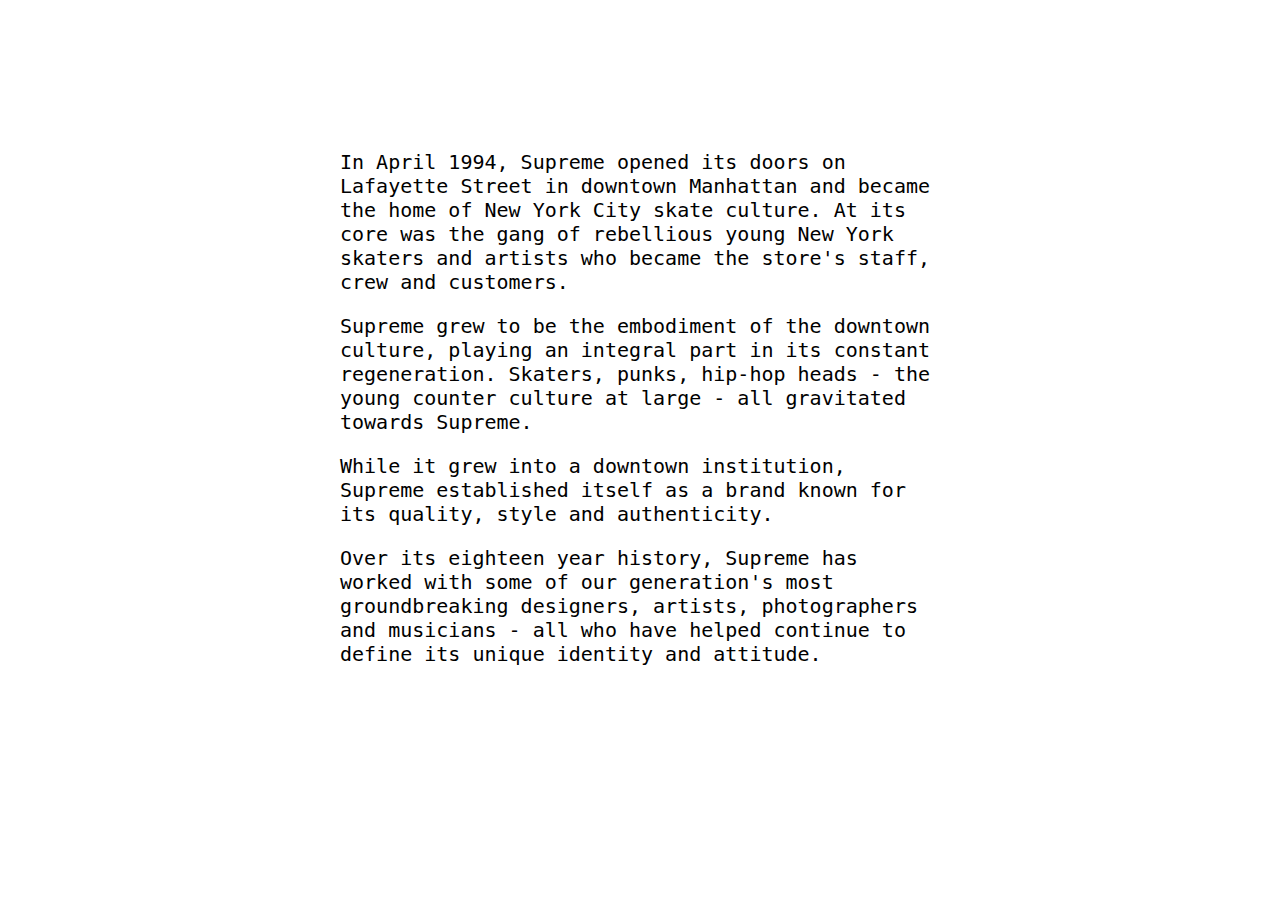
<file: about.html>
<!DOCTYPE html>
<html>

<head>
    <title>Main</title>
    <link rel="stylesheet" href="style.css">
</head>

<body>
    <div class="about">
        <article>
            <p>In April 1994, Supreme opened its doors on Lafayette Street in downtown Manhattan and became the home of New
                York City skate culture. At its core was the gang of rebellious young New York skaters and artists who became
                the store's staff, crew and customers.</p>

            <p>Supreme grew to be the embodiment of the downtown culture, playing an integral part in its constant regeneration.
                Skaters, punks, hip-hop heads - the young counter culture at large - all gravitated towards Supreme.</p>

            <p>While it grew into a downtown institution, Supreme established itself as a brand known for its quality, style
                and authenticity.</p>

            <p>Over its eighteen year history, Supreme has worked with some of our generation's most groundbreaking designers,
                artists, photographers and musicians - all who have helped continue to define its unique identity and attitude.</p>
        </article>
    </div>
</body>

</html>
</file>
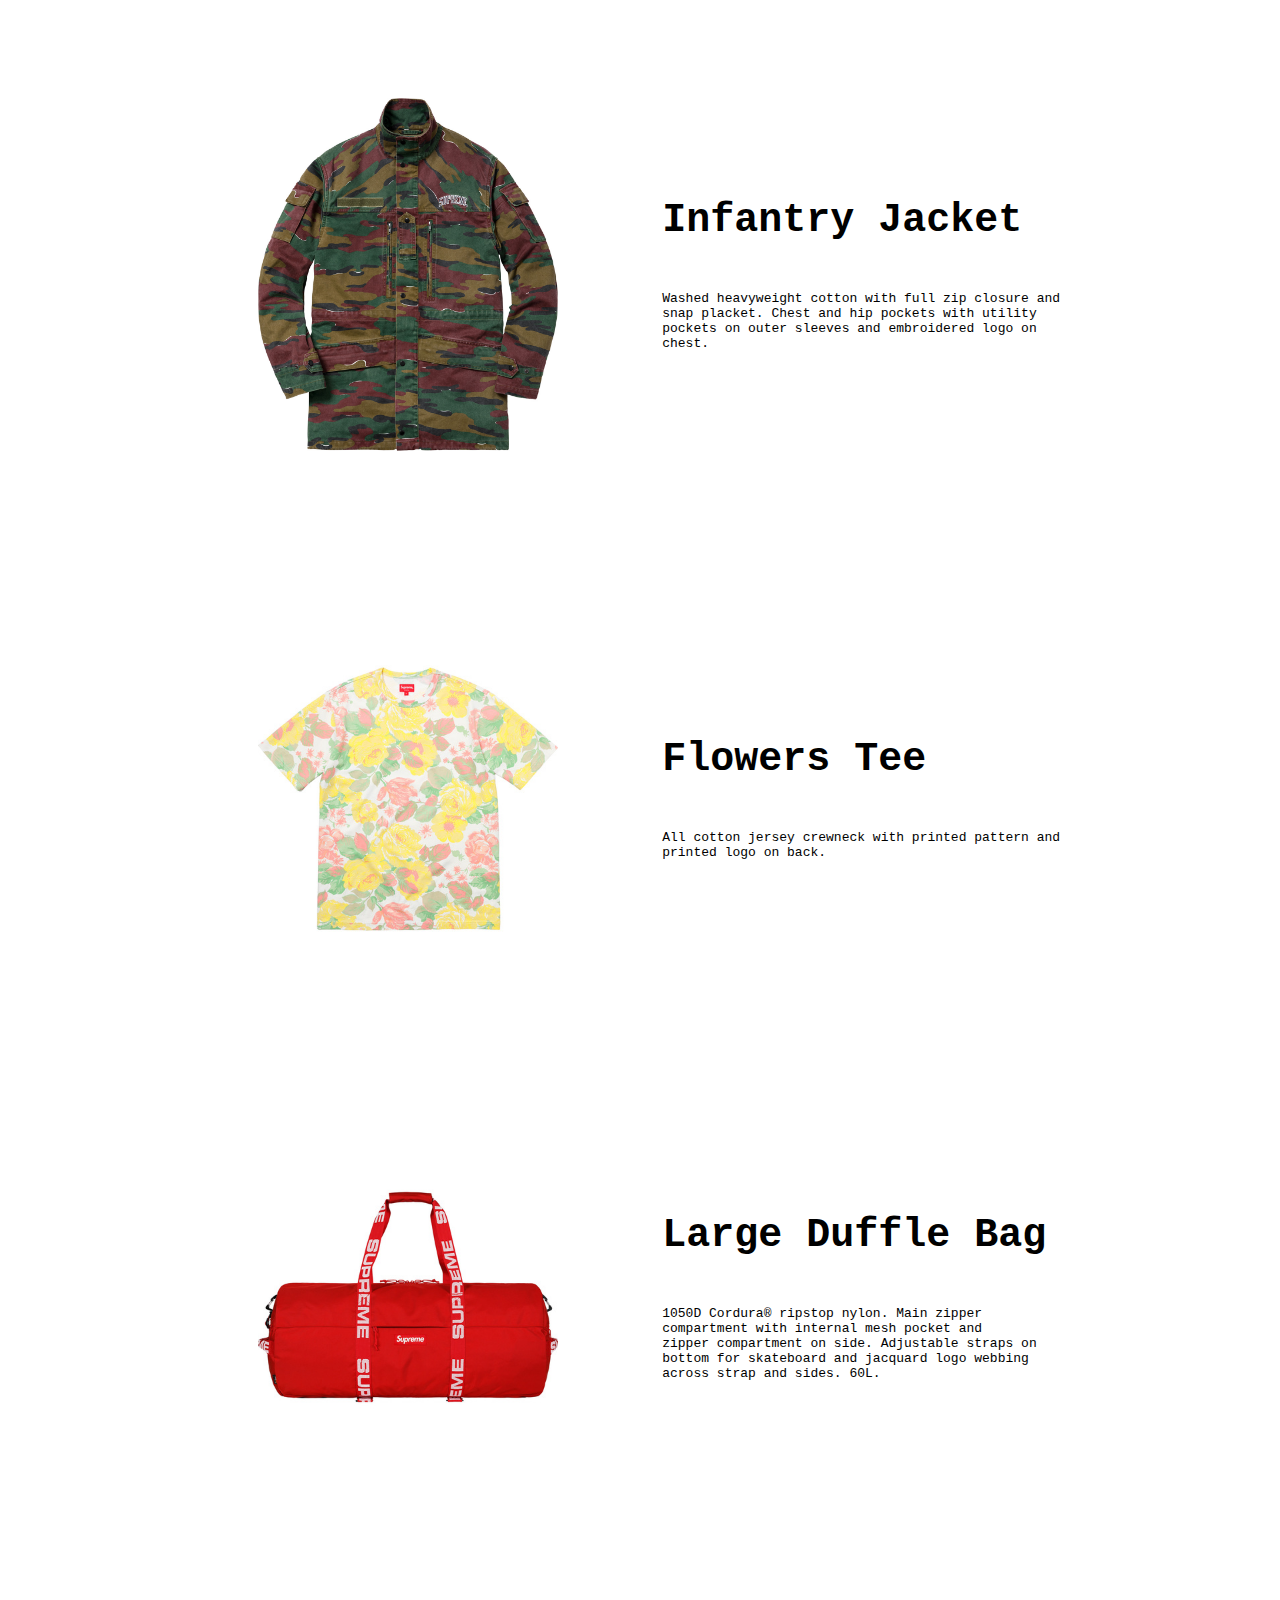
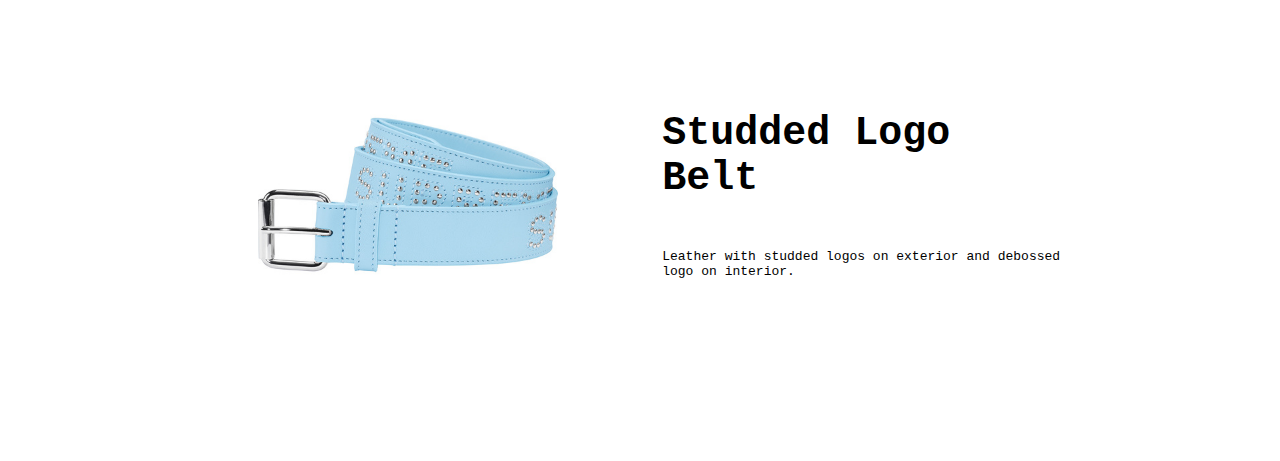
<file: collection.html>
<!DOCTYPE html>
<html>

<head>
    <title>Main</title>
    <link rel="stylesheet" href="style.css">
</head>

<body>
    <div class="collection">
        <ul>
            <li>
                <div class="item">
                    <img src="item1.jpg" alt="Item">
                    <div class="description">
                        <div class="description__top">Infantry Jacket</div>
                        <div class="description__bottom">
                            Washed heavyweight cotton with full zip closure and snap placket. Chest and hip pockets with utility pockets on outer sleeves and embroidered logo on chest.
                        </div>
                    </div>
                </div>
            </li>
            <li>
                <div class="item">
                    <img src="item2.jpg" alt="Item">
                    <div class="description">
                        <div class="description__top">Flowers Tee</div>
                        <div class="description__bottom">
                            All cotton jersey crewneck with printed pattern and printed logo on back.
                        </div>
                    </div>
                </div>
            </li>
            <li>
                <div class="item">
                    <img src="item3.jpg" alt="Item">
                    <div class="description">
                        <div class="description__top">Large Duffle Bag</div>
                        <div class="description__bottom">
                            1050D Cordura® ripstop nylon. Main zipper compartment with internal mesh pocket and zipper&nbsp;compartment on side. Adjustable straps on bottom for skateboard and jacquard logo webbing across strap and sides. 60L.
                        </div>
                    </div>
                </div>
            </li>
            <li>
                <div class="item">
                    <img src="item4.jpg" alt="Item">
                    <div class="description">
                        <div class="description__top">Studded Logo Belt</div>
                        <div class="description__bottom">
                            Leather with studded logos on exterior and debossed logo on interior.
                        </div>
                    </div>
                </div>
            </li>
        </ul>
    </div>
</body>

</html>
</file>
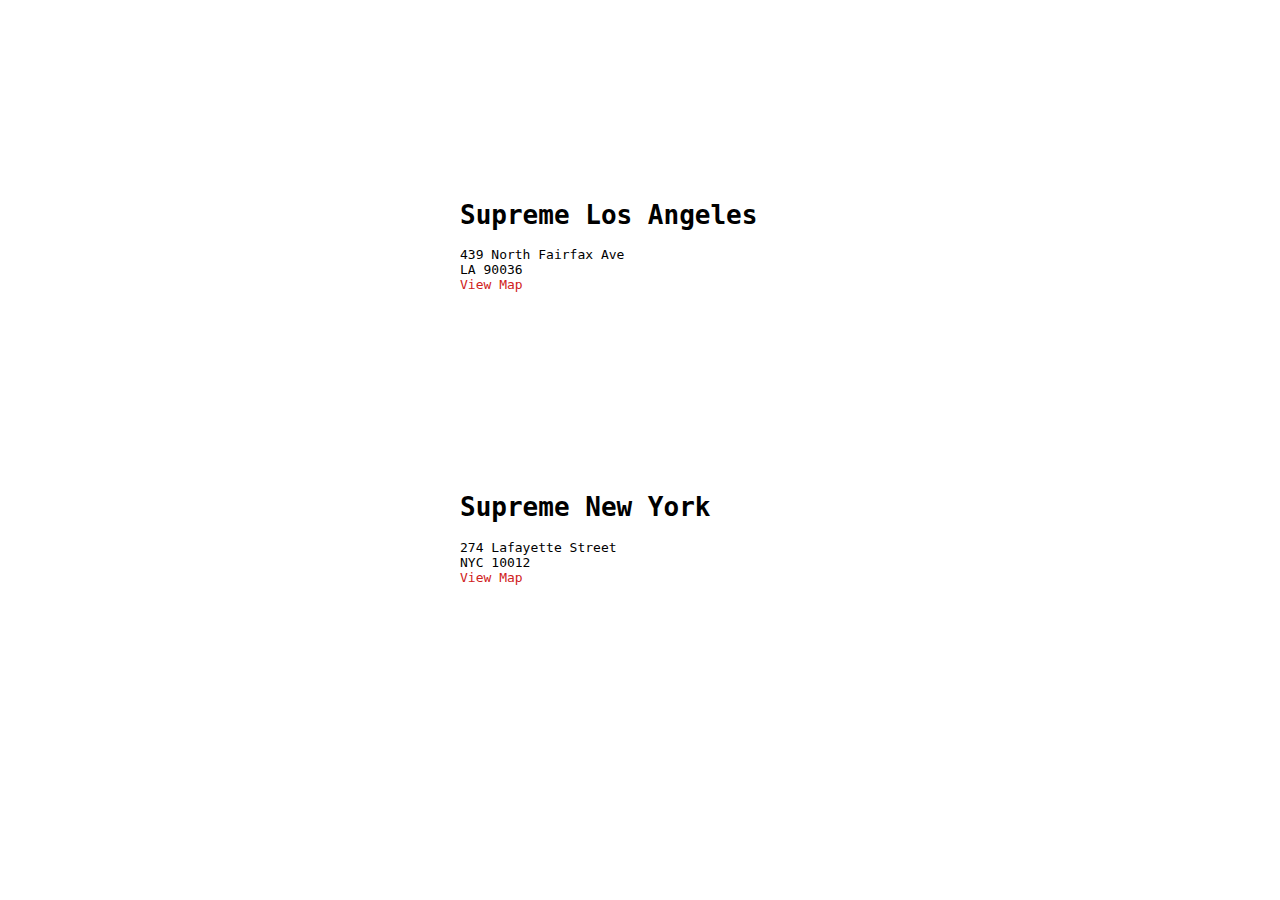
<file: location.html>
<!DOCTYPE html>
<html>
<head>
    <title>Document</title>
    <link rel="stylesheet" href="style.css">
</head>
<body>
    <div class="geo">
        <ul>
            <li>
                <h1>Supreme Los Angeles</h1>
                <span>439 North Fairfax Ave <br></span>
                <span>LA </span>
                <span>90036 </span>
                <div>
                    <a class="map-link" href="https://www.google.com/maps/place/439+N+Fairfax+Ave,+Los+Angeles,+CA+90036/data=!4m2!3m1!1s0x80c2b933333df095:0x7223b4f2e1f5b52f?sa=X&amp;ved=0ahUKEwiOzZOj04HSAhVD5WMKHTcvC1IQ8gEIIzAB" target="_blank">View Map</a>    
                </div>
            </li>
            <li>
                <h1>Supreme New York</h1>
                <span>274 Lafayette Street <br></span>
                <span>NYC  </span>
                <span>10012</span>
                <div>
                    <a class="map-link" href="https://www.google.com/maps/place/274+Lafayette+St,+New+York,+NY+10012/data=!4m2!3m1!1s0x89c2598f6ccf7757:0xa5ae0e1cd830dc98?sa=X&amp;ved=0ahUKEwj21dSQ04HSAhVGzWMKHWebC78Q8gEIIzAB" target="_blank">View Map</a>            
                </div>
            </li>
        </ul>
    </div>
</body>
</html>
</file>
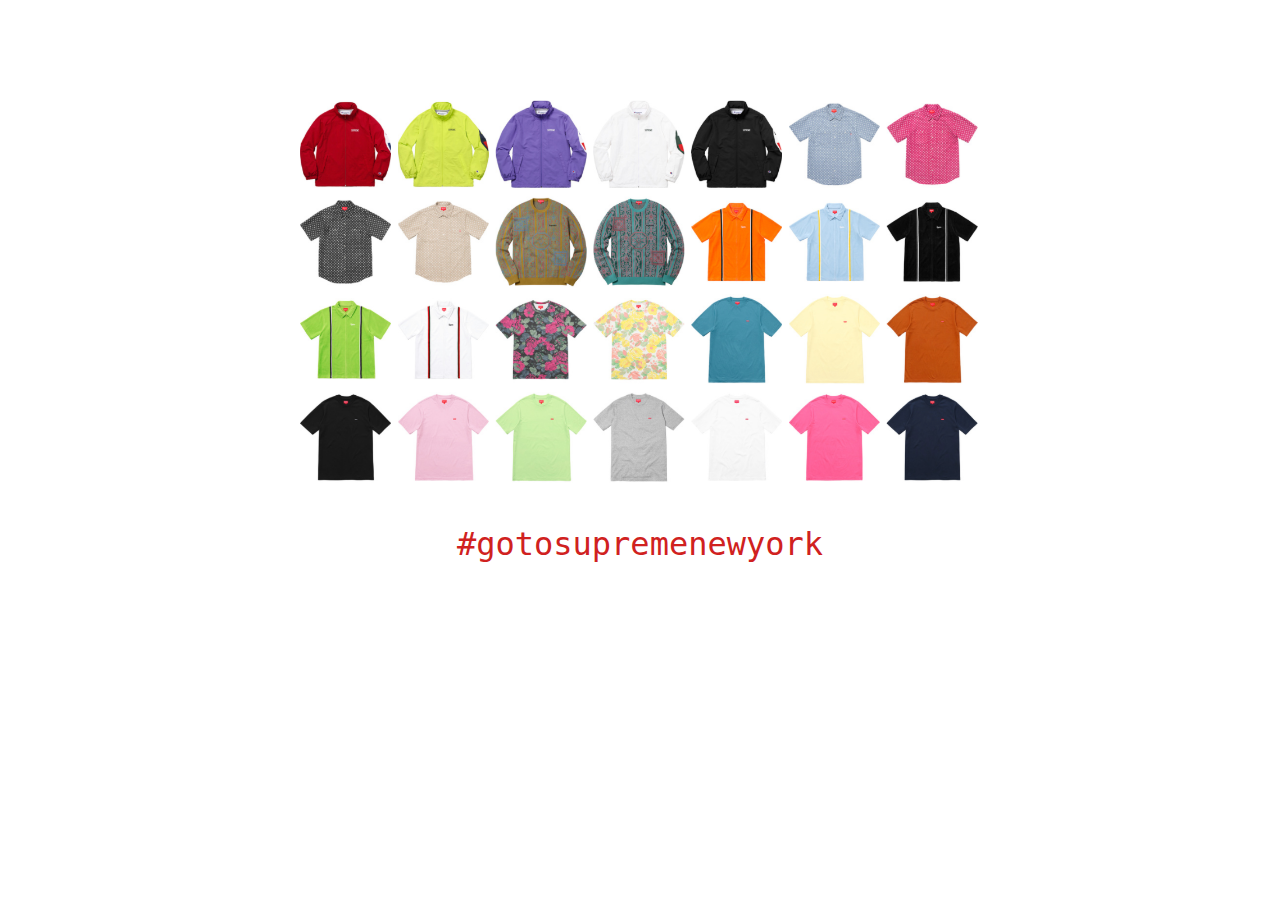
<file: main.html>
<!DOCTYPE html>
<html>
<head>
    <title>Main</title>
    <link rel="stylesheet" href="style.css">
</head>
<body>
    <div class="main">
        <img src="main.png" alt="Supreme">
        <a href="http://www.supremenewyork.com/" target="_blank">#gotosupremenewyork</a>
    </div>
</body>
</html>
</file>
<file: style.css>
html {
  font-family: sans-serif;
}

nav {
    padding: 32px;
    font-family: monospace;
}

nav .logo {
    display: inline-block;
    vertical-align: middle;
}

nav ul {
    float: right;
    margin: 0;
    vertical-align: middle;
    list-style: none;
}

nav ul li{
    display: inline-block;
}

nav ul li a {
    height: 90px;
    line-height: 90px;
    color: #010101;
    font-weight: 900;
    text-decoration: none;
    font-weight: bold;
    font-size: 32px;
    padding: 0 40px;
    transition: color 250ms;
}

nav ul li a:hover {
    color: #d02120;
}

.about {
    font-size: 20px;
    font-weight: 200;
    font-family: monospace;
    width: 600px;
    margin: 150px auto;
}

.main {

}

.main img {
    width: 700px;
    margin: 100px auto 40px;
    display: block;
}

.main a {
    display: block;
    text-decoration: none;
    color: #d02120;
    font-family: monospace;
    font-size: 32px;
    text-align: center;

}

.collection {
    
}

.collection ul {
    list-style: none;
    text-align: center;
}

.collection ul li {
    display: block;
    margin-top: 98px;
    padding-bottom: 100px;
}

.collection .item {

}

.collection .item .description {
    vertical-align: middle;
    display: inline-block;
    width: 400px;
    text-align: left;
    padding-left: 100px;
}

.collection .item .description .description__top {
    font-size: 40px;
    font-weight: bold;
    font-family: monospace;
}

.collection .item .description .description__bottom {
    margin-top: 48px;
    font-family: monospace;
}

.collection .item img {
    vertical-align: middle;
    width: 300px;
    display: inline-block;
}

.geo {
    font-family: monospace;
}

.geo ul {
    list-style: none;
    width: 400px;
    display: block;
    margin: 100px auto;
}

.geo ul li {
    margin-top: 200px;
}
.geo ul .map-link {
    text-decoration: none;
    color: #d02120;
}

.geo ul .map-link:visited {
    color: #d02120;
}
</file>
